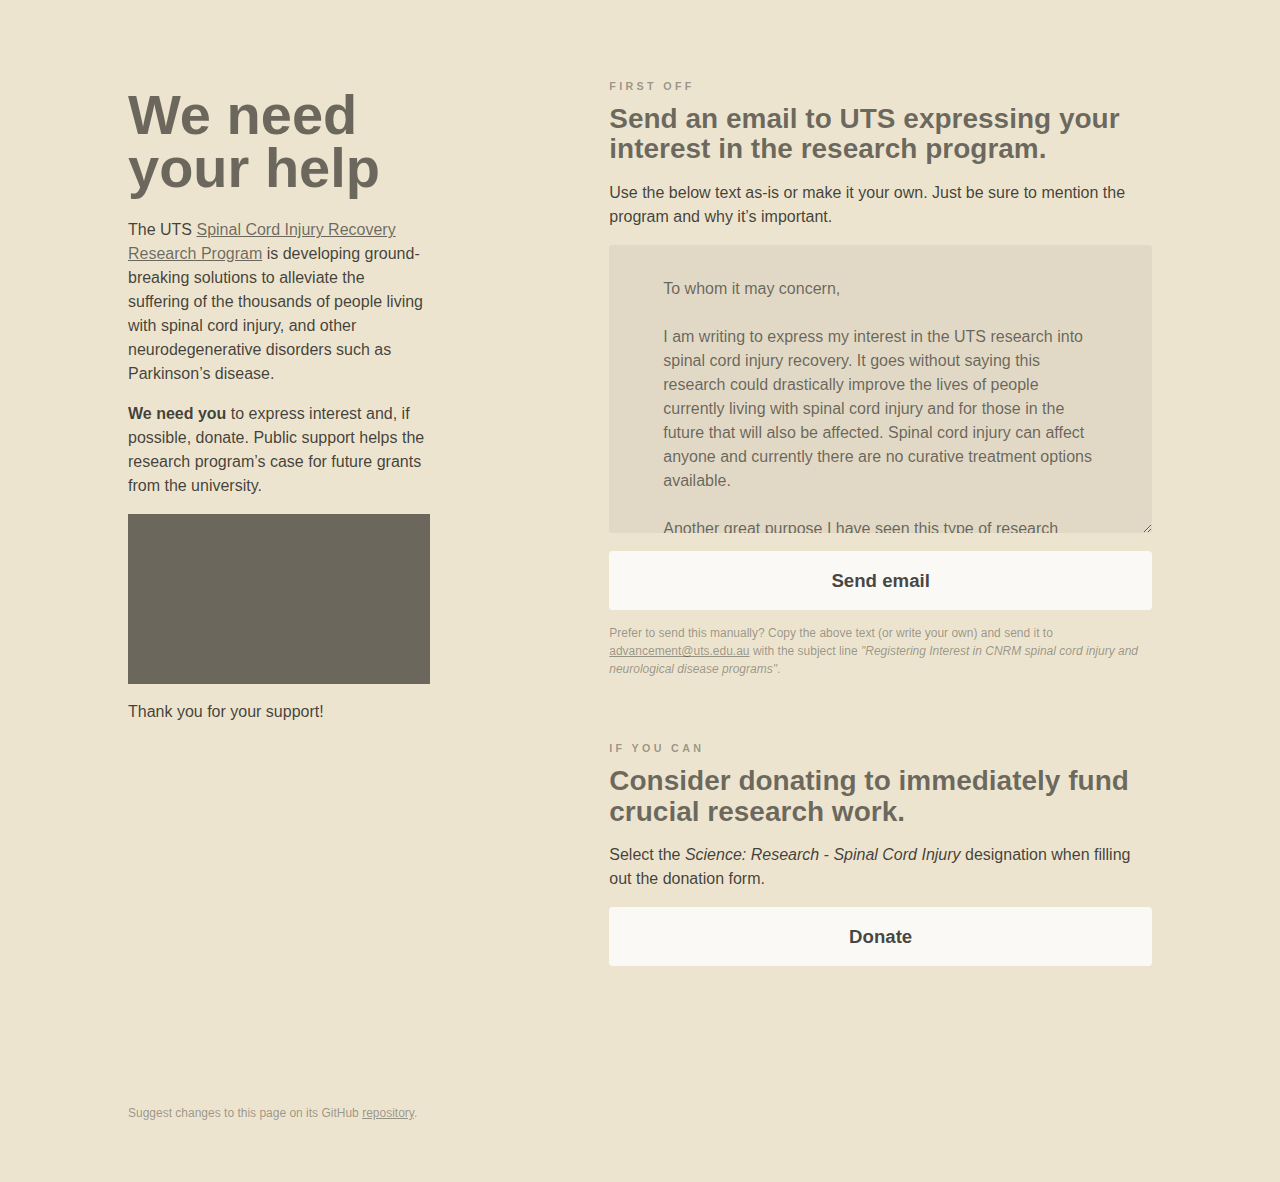
<file: index.html>
<!DOCTYPE html>
<html lang="en">
  <head>
    <meta charset="utf-8" />
    <!-- Mobile support -->
    <meta name="viewport" content="width=device-width, initial-scale=1" />
    <!-- Open Graph -->
    <meta property="og:type" content="website" />
    <meta
      property="og:title"
      content="Spinal Cord Injury Recovery Research Program"
    />
    <meta
      property="og:description"
      content="The UTS Spinal Cord Injury Recovery Research Program is developing ground-breaking solutions to alleviate the suffering of
    the thousands of people living with spinal cord injury, and other
    neurodegenerative disorders such as Parkinson's disease. We need your help."
    />

    <meta property="og:image" content="scirrp.jpg" />
    <!-- Twitter -->
    <meta name="twitter:card" content="summary" />
    <!-- Stylesheets -->
    <link rel="stylesheet" href="normalize.css" />
    <link rel="stylesheet" href="style.css" />
    <!-- Page title -->
    <title>Spinal Cord Injury Recovery Research Program</title>
  </head>
  <body>
    <section id="info-section">
      <h1>We need your help</h1>
      <p>
        The UTS
        <a
          href="https://www.giving.uts.edu.au/projects-and-causes/spinal-cord-injury-recovery-research-program/vision"
          target="_blank"
          >Spinal Cord Injury Recovery Research Program</a
        >
        is developing ground-breaking solutions to alleviate the suffering of
        the thousands of people living with spinal cord injury, and other
        neurodegenerative disorders such as Parkinson&#8217;s disease.
      </p>
      <p>
        <strong>We need you</strong> to express interest and, if possible,
        donate. Public support helps the research program&#8217;s case for
        future grants from the university.
      </p>

      <div class="intrinsic-container">
        <iframe
          src="https://www.youtube-nocookie.com/embed/CMPqf2lEV2E"
          frameborder="0"
          allow="accelerometer; autoplay; encrypted-media; gyroscope; picture-in-picture"
          allowfullscreen
        ></iframe>
      </div>
      <p>Thank you for your support!</p>
      <div id="fadeout">
        <button onclick="removeClipping()">Read more &darr;</button>
      </div>
    </section>
    <section>
      <h6>First off</h6>
      <h2>
        Send an email to UTS expressing your interest in the research program.
      </h2>
      <!-- <div class="pop"> -->
      <p>
        Use the below text as-is or make it your own. Just be sure to mention
        the program and why it&#8217;s important.
      </p>

      <textarea
        name="bodytext"
        id="bodytext"
        placeholder="To whom it may concern..."
      >
To whom it may concern,

I am writing to express my interest in the UTS research into spinal cord injury recovery. It goes without saying this research could drastically improve the lives of people currently living with spinal cord injury and for those in the future that will also be affected. Spinal cord injury can affect anyone and currently there are no curative treatment options available.

Another great purpose I have seen this type of research perform is giving people hope. The necessary adjustment of life after a spinal cord injury is an enormous challenge to all involved. This program could lead to life-changing treatment options for spinal injuries. The hope for improvement carries over to all parts of life; whether it be work, rehab, or relationships.

This is why I have a personal interest in this research and see the urgent need to cure spinal cord injury. 

Thank you.</textarea
      >

      <a
        class="button"
        id="emailbutton"
        role="button"
        href="mailto:advancement@uts.edu.au"
        onclick="prepareEmail();sayThanks()"
        >Send email</a
      >
      <p class="small">
        Prefer to send this manually? Copy the above text (or write your own)
        and send it to
        <a href="mailto:advancement@uts.edu.au">advancement@uts.edu.au</a> with
        the subject line
        <i
          >"Registering Interest in CNRM spinal cord injury and neurological
          disease programs"</i
        >.
      </p>

      <h6>If you can</h6>
      <h2>Consider donating to immediately fund crucial research work.</h2>
      <p>
        Select the <i>Science: Research - Spinal Cord Injury</i> designation
        when filling out the donation form.
      </p>
      <a
        class="button"
        id="donatebutton"
        role="button"
        href="https://www.giving.uts.edu.au/donate"
        target="_blank"
        >Donate</a
      >
    </section>

    <footer>
      <p class="small">
        Suggest changes to this page on its GitHub
        <a href="https://github.com/dannyalright/scirrp" target="_blank"
          >repository</a
        >.
      </p>
    </footer>
  </body>
  <script>
    const emailButton = document.getElementById("emailbutton");
    const donateButton = document.getElementById("donatebutton");

    function prepareEmail() {
      const textAreaValue = document.getElementById("bodytext").value;
      const body = `body=${encodeURIComponent(textAreaValue)}`;
      const subject = `subject=Registering%20Interest%20in%20CNRM%20spinal%20cord%20injury%20and%20neurological%20disease%20programs`;
      const recipient = `advancement@uts.edu.au`;
      emailButton.href = `mailto:${recipient}?${subject}&${body}`;
    }

    function removeClipping() {
      const infoSection = document.getElementById("info-section");
      infoSection.style.maxHeight = "none";
      const fadeoutArea = document.getElementById("fadeout");
      fadeoutArea.style.display = "none";
    }
  </script>
</html>
</file>
<file: style.css>
:root {
  /* Colour */
  --color-background: rgb(236, 228, 207);
  --color-background-alpha: rgba(226, 214, 181, 0);
  --color-sink: rgba(21, 20, 17, 0.05);
  --color-action: rgba(252, 251, 248, 0.9);
  --color-action-hover: rgba(255, 255, 255, 1);
  --color-text-primary: rgba(21, 20, 17, 0.8);
  --color-text-secondary: rgba(21, 20, 17, 0.6);
  --color-text-tertiary: rgba(21, 20, 17, 0.4);
  /* Sizing */
  --padding-xsmall: 1em;
  --padding-small: 3em;
  --padding-medium: 5vmax;
  --padding-large: 7vmax;
  --padding-xlarge: 9vmax;
  --border-radius-small: 0.2em;
}
* {
  box-sizing: border-box;
}

body {
  background: var(--color-background);
  margin: 0 auto;
  padding: 2vh 8vw 0;
  max-width: 800px;
  font-family: -apple-system, BlinkMacSystemFont, "Segoe UI", Roboto, Helvetica,
    Arial, sans-serif, "Apple Color Emoji", "Segoe UI Emoji", "Segoe UI Symbol";
  display: flex;
  flex-wrap: wrap;
  flex-direction: column;
}

/* Type */
h1,
h2,
p,
a {
  transition: color 0.15s ease-out;
}

h1,
h2 {
  color: var(--color-text-secondary);
}

p,
a {
  color: var(--color-text-primary);
}

h1 {
  margin: 18pt 0;
  font-size: 42pt;
  font-weight: 900;
  line-height: 0.95;
}

h2 {
  margin: 0.4em 0;
  font-size: 21pt;
  font-weight: 800;
  line-height: 1.1;
}

h6 {
  text-transform: uppercase;
  letter-spacing: 2.5pt;
  margin: 0;
  color: var(--color-text-tertiary);
}

p a {
  color: var(--color-text-secondary);
}
p a:hover {
  color: var(--color-text-tertiary);
}

p.small {
  font-size: 9pt;
  color: var(--color-text-tertiary);
}
p.small a {
  color: var(--color-text-tertiary);
}
p.small a:hover {
  color: var(--color-text-secondary);
}

/* Informational clipping */
section:first-of-type {
  max-height: 50vh;
  overflow: hidden;
  position: relative;
}

#fadeout {
  width: 100%;
  position: absolute;
  /* top = section max-height minus fadeout height */
  top: 35vh;
  height: 15vh;
  background: linear-gradient(
    var(--color-background-alpha),
    var(--color-background) 80%
  );
  display: flex;
  justify-content: center;
  align-items: flex-end;
}

#fadeout button {
  border: none;
  background: var(--color-text-primary);
  color: white;
  border-radius: 9em;
  padding: 0.7em 1em;
  font-size: 10pt;
  font-weight: 600;
  transition: background 0.15s ease-out;
}

#fadeout button:hover {
  background: var(--color-text-secondary);
  cursor: pointer;
}

footer {
  margin: var(--padding-small) 0;
}

/* Visual padding */
section:last-of-type,
h6:not(:first-of-type) {
  margin-top: var(--padding-xlarge);
}

textarea {
  background: var(--color-sink);
  color: var(--color-text-secondary);
  min-width: 100%;
  max-width: 100%;
  padding: 2em 6vh;
  border: 0;
  border-radius: var(--border-radius-small);
  min-height: 18em;
  max-height: 90vh;
}

a.button {
  margin: 0.75em auto;
  padding: 1em 2em;
  width: 100%;
  border: none;
  /* background: var(--color-primary-action); */
  /* color: white; */
  color: var(--color-text-primary);
  background: var(--color-action);
  text-decoration: none;
  display: block;
  text-align: center;
  font-size: 14pt;
  font-weight: 700;
  transition: background 0.15s ease-out;
}

a.button:focus,
a.button:hover {
  background: var(--color-action-hover);
}

a.button,
textarea {
  border-radius: var(--border-radius-small);
}

p,
textarea {
  line-height: 1.5;
}

/* Video */
.intrinsic-container {
  position: relative;
  background: var(--color-text-secondary);
}
/* 16x9 Aspect Ratio */
.intrinsic-container:before {
  display: block;
  content: "";
  width: 100%;
  padding-top: 56.25%;
}
.intrinsic-container > iframe {
  position: absolute;
  top: 0;
  left: 0;
  right: 0;
  bottom: 0;
  width: 100%;
  height: 100%;
}

/* Desktop */
@media only screen and (min-width: 1200px) {
  body {
    max-width: none;
    flex-direction: row;
    padding: 0 3vmax;
  }

  section {
    padding: var(--padding-medium) var(--padding-large);
  }

  footer {
    padding-left: var(--padding-large);
  }

  /* No informational clipping */
  #fadeout {
    display: none;
  }

  section:first-of-type {
    max-height: none;
    margin-top: 0;
    width: 40%;
  }

  section:last-of-type {
    width: 60%;
  }

  /* Visual padding */
  section:last-of-type {
    margin-top: var(--padding-xsmall);
  }

  h6:not(:first-of-type) {
    margin-top: var(--padding-medium);
  }
}
</file>
